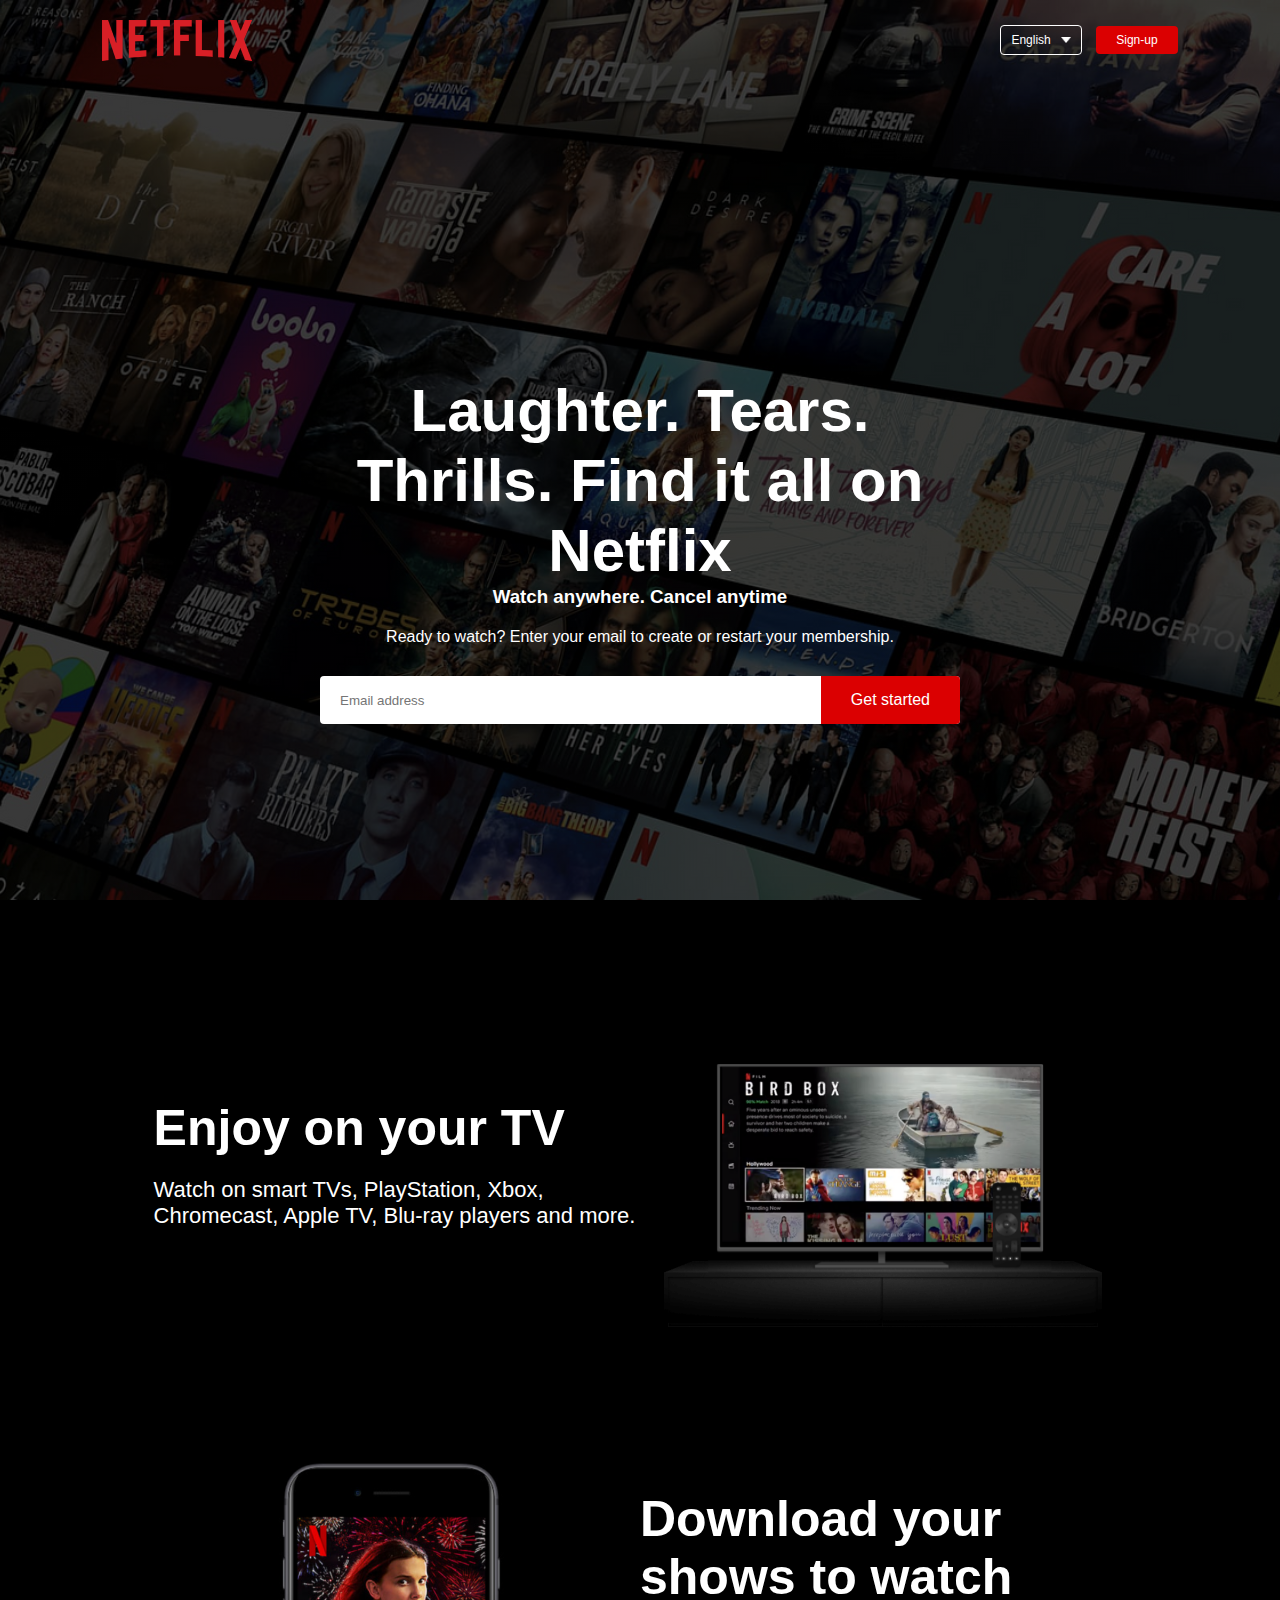
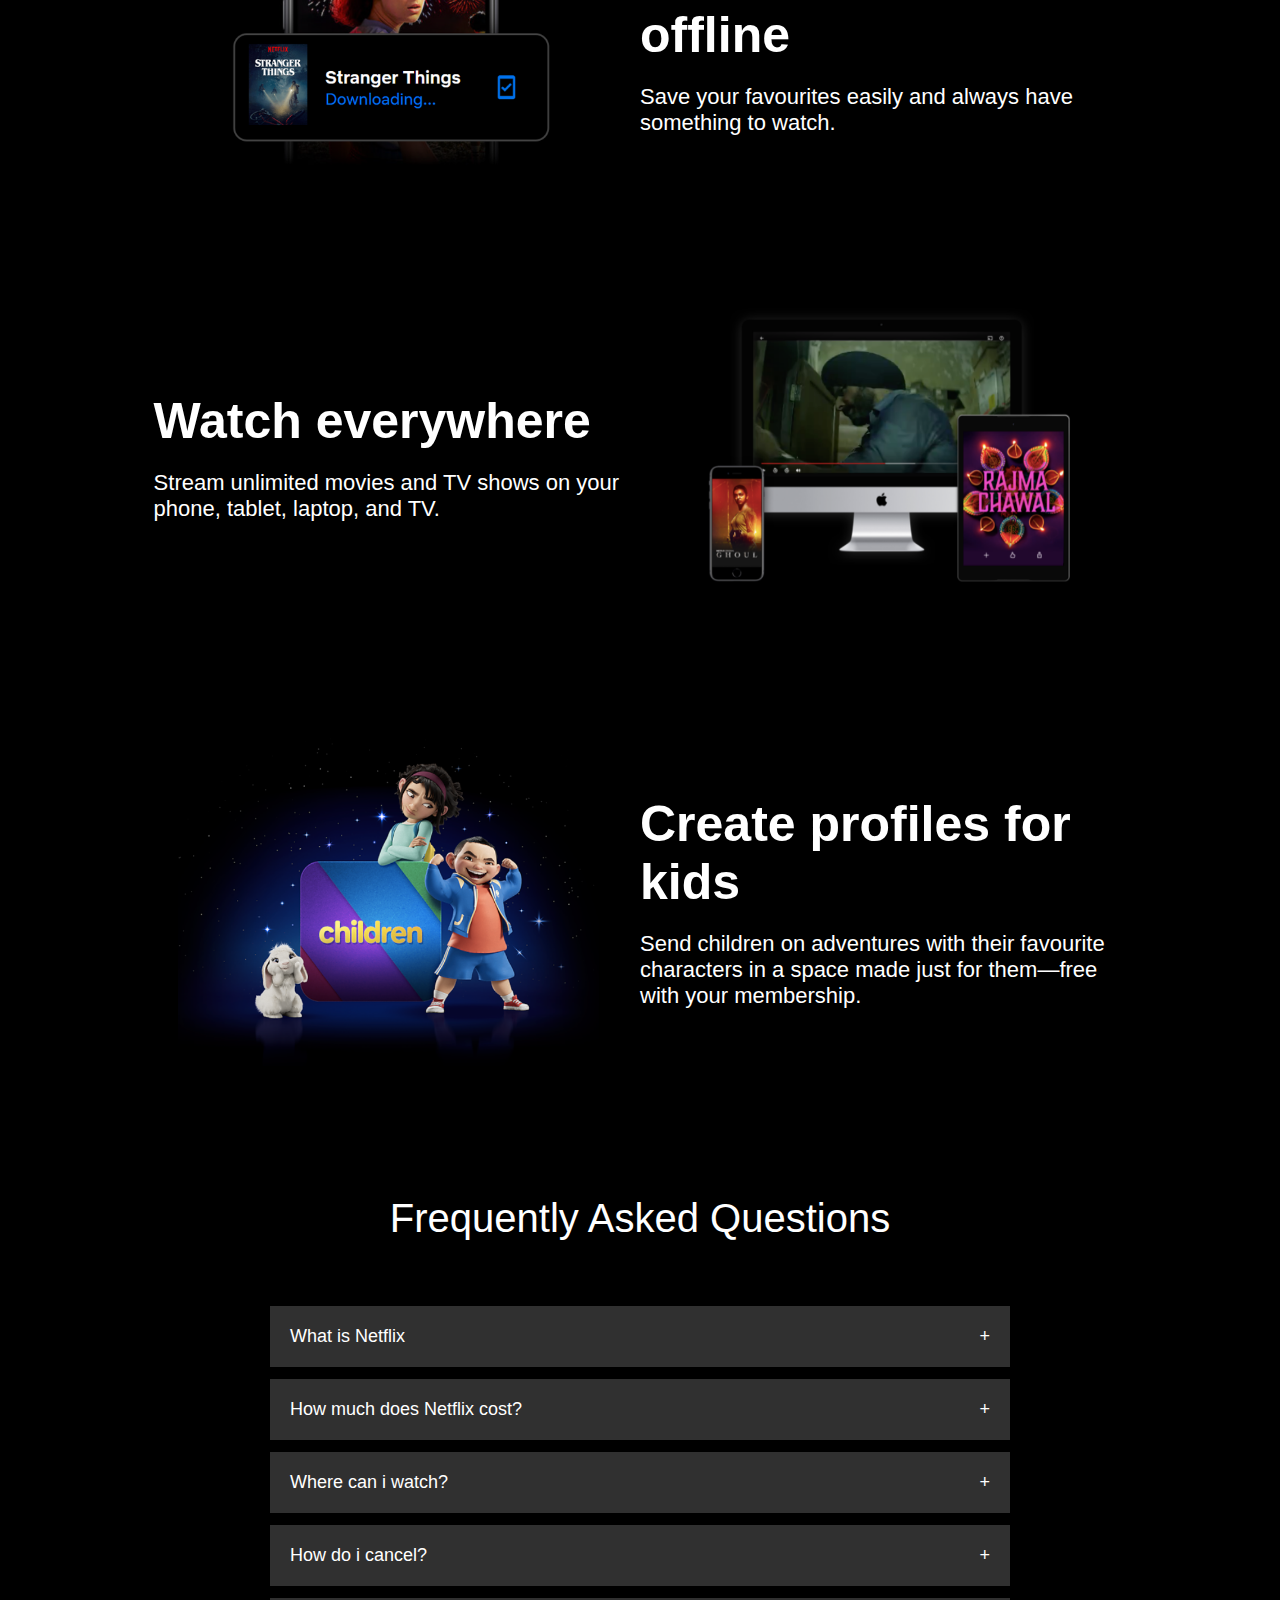
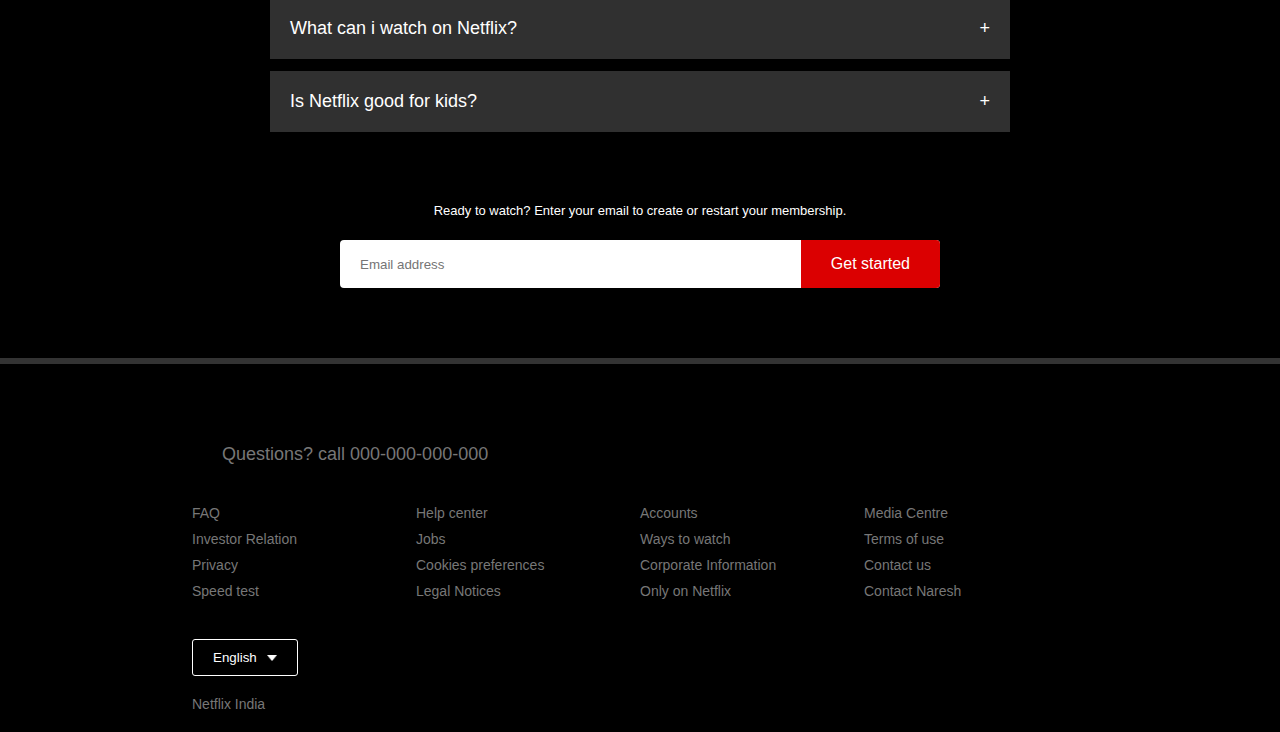
<file: index.html>
<!DOCTYPE html>
<html lang="en">
<head>
    <meta charset="UTF-8">
    <meta name="viewport" content="width=device-width, initial-scale=1.0">
    <title>Netflix</title>
    <link rel="stylesheet" href="style.css">
    
</head>
<body>
    <div class="header">
        <nav>
            <img src="/images/logo.png" class="logo">
            <div>
                <button class="language-btn">English<img src="images/down-icon.png"></button>
                <a href="login.html"><button>Sign-up</button></a>                
            </div>
        </nav>
        <div class="header-content">
          
            <h1>Laughter. Tears. Thrills. Find it all on Netflix</h2>
            <h3>Watch anywhere. Cancel anytime</h3>
            <p>Ready to watch? Enter your email to create or restart your membership.</p>
            <form class="Email-signup">
                <input type="email" placeholder="Email address" required>
                <button type="submit">Get started</button>
            </form>
        </div>
    </div>
    <div class="features">
        <div class="row">
            <div class="text-col">
                <h2>Enjoy on your TV</h2>
                <p>Watch on smart TVs, PlayStation, Xbox, Chromecast, Apple TV, Blu-ray players and more.</p>
            </div>
            <div class="img-col">
                <img src="images/feature-1.png" alt="">
            </div>
        </div>
        <div class="row">
             <div class="img-col">
            <img src="images/feature-2.png" alt="">
        </div>
            <div class="text-col">
                <h2>Download your shows to watch offline</h2>
                <p>Save your favourites easily and always have something to watch.</p>
            </div>
           
        </div>
        <div class="row">
            <div class="text-col">
                <h2>Watch everywhere</h2>
                <p>Stream unlimited movies and TV shows on your phone, tablet, laptop, and TV.</p>
            </div>
            <div class="img-col">
                <img src="images/feature-3.png" alt="">
            </div>
        </div>
        <div class="row">
            <div class="img-col">
                <img src="images/feature-4.png" alt="">
            </div>
            <div class="text-col">
                <h2>Create profiles for kids</h2>
                <p>Send children on adventures with their favourite characters in a space made just for them—free with your membership.</p>
            </div>
           
        </div>
    </div>

<div class="faq">
    <h2>Frequently Asked Questions</h2>
    <ul class="accordion">
        <li>
            <input type="radio" name="accordion" id="first">
            <label for="first">What is Netflix</label>
            <div class="content">
                <p>Netflix is a streaming service that offers a wide variety of award-winning TV shows, movies, anime, documentaries and more - on thousands of internet-connected devices.

                    You can watch as much as you want, whenever you want, without a single ad - all for one low monthly price. There's always something new to discover, and new TV shows and movies are added every week!</p>
            </div>
        </li>
        <li>
            <input type="radio" name="accordion" id="second">
            <label for="second">How much does Netflix cost?</label>
            <div class="content">
                <p>Watch Netflix on your smartphone, tablet, Smart TV, laptop, or streaming device, all for one fixed monthly fee. Plans range from ₹ 149 to ₹ 649 a month. No extra costs, no contracts.</p>
            </div>
        </li>
        <li>
            <input type="radio" name="accordion" id="third">
            <label for="third">Where can i watch?</label>
            <div class="content">
                <p>Watch anywhere, anytime. Sign in with your Netflix account to watch instantly on the web at netflix.com from your personal computer or on any internet-connected device that offers the Netflix app, including smart TVs, smartphones, tablets, streaming media players and game consoles.

                    You can also download your favourite shows with the iOS, Android, or Windows 10 app. Use downloads to watch while you're on the go and without an internet connection. Take Netflix with you anywhere.</p>
            </div>
        </li>
        <li>
            <input type="radio" name="accordion" id="forth">
            <label for="forth">How do i cancel?</label>
            <div class="content">
                <p>Netflix is flexible. There are no annoying contracts and no commitments. You can easily cancel your account online in two clicks. There are no cancellation fees - start or stop your account anytime.</p>
            </div>
        </li>
        <li>
            <input type="radio" name="accordion" id="fifth">
            <label for="fifth">What can i watch on Netflix?</label>
            <div class="content">
                <p>Netflix has an extensive library of feature films, documentaries, TV shows, anime, award-winning Netflix originals, and more. Watch as much as you want, anytime you want..</p>
            </div>
        </li>
        <li>
            <input type="radio" name="accordion" id="six">
            <label for="six">Is Netflix good for kids?</label>
            <div class="content">
                <p>The Netflix Kids experience is included in your membership to give parents control while kids enjoy family-friendly TV shows and films in their own space.

                Kids profiles come with PIN-protected parental controls that let you restrict the maturity rating of content kids can watch and block specific titles you don't want kids to see.</p>
            </div>
        </li>
    </ul>
    <small>Ready to watch? Enter your email to create or restart your membership.
    </small>
    <form class="Email-signup">
        <input type="email" placeholder="Email address" required>
        <button type="submit">Get started</button>
    </form>
</div>

<div class="footer">
    <h2>Questions? call 000-000-000-000</h2>

    <div class="row">
        <div class="col">
            <a href="#">FAQ</a>
            <a href="#">Investor Relation</a>
            <a href="#">Privacy</a>
            <a href="#">Speed test</a>
        </div>
        <div class="col">
            <a href="#">Help center</a>
            <a href="#">Jobs</a>
            <a href="#">Cookies preferences</a>
            <a href="#">Legal Notices</a>
        </div>
        <div class="col">
            <a href="#">Accounts</a>
            <a href="#">Ways to watch</a>
            <a href="#">Corporate Information</a>
            <a href="#">Only on Netflix</a>
        </div>
        <div class="col">
            <a href="#">Media Centre</a>
            <a href="#">Terms of use</a>
            <a href="#">Contact us</a>
            <a href="#">Contact Naresh</a>
        </div>
    </div>
        <button class="language-btn">English<img src="images/down-icon.png"></button>
        <p class="copyright-text">Netflix India</p>
</div>

</body>
</html>
</file>
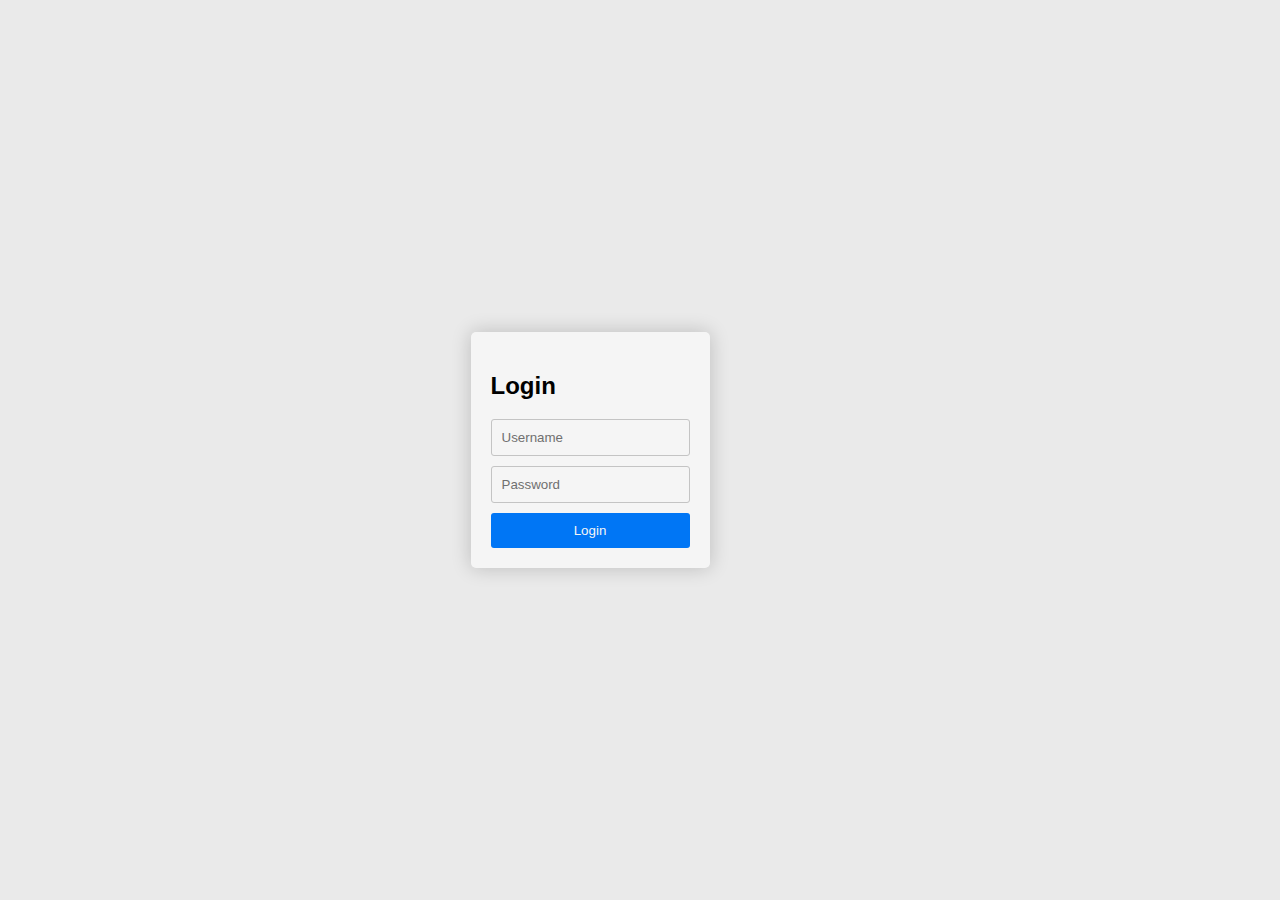
<file: login.html>
<!DOCTYPE html>
<html lang="en">
<head>
    <meta charset="UTF-8">
    <meta name="viewport" content="width=device-width, initial-scale=1.0">
    <title>Login Page</title>
    <link rel="stylesheet" href="login.css">
</head>
<body>
    <div class="container">
        <div class="login-box">
            <h2>Login</h2>
            <form>
                <input type="text" placeholder="Username" required>
                <input type="password" placeholder="Password" required>
                <button type="submit">Login</button>
            </form>
        </div>
        <div class="overlay"></div>
    </div>
</body>
</html>
</file>
<file: style.css>
*{
    margin: 0;
    padding: 0;
    font-family: 'poppins',sans-serif;
    box-sizing: border-box;
}
body{
    background-color: #000;
    color: #fff;
}
   .header{
    width: 100%;
    height: 100vh;
    background-image: linear-gradient(rgba(0,0,0,0.7),rgba(0,0,0,0.7)), url(header-image.png);
  background-size: cover;
        background-position: center;
        padding: 10px 8%;
        position: relative;
        }
        nav{
            display: flex;
            align-items: center;
            justify-content: space-between;
            padding: 10px 0;
        }
        .logo{
            width: 150px;
            cursor: pointer;
        }
        nav button{
            border: 0;
            outline: 0;
            background: #db0001;
            color: #fff;
            padding: 7px 20px;
            font-size: 12px;
            border-radius: 4px; 
            margin-left: 10px;
            cursor: pointer;
        }
        .language-btn{
               display: inline-flex ;
                align-items: center;
                  background: transparent;
                  border: 1px solid #fff;
                   padding: 7px 10px;
        }
        .language-btn img{
            width: 10px;
            margin-left: 10px;
        }
        .header-content{
            position: absolute;
            top: 50%;
            left: 50%;
            transform: translate(-50%,-50% );
            text-align: center;
            margin-top: 100px;
        }
        .header-content h1{
            font-size: 60px;
            line-height: 70px;
            font-weight: 600;
            max-width: 650px;}

            .header-content h3{
                font-weight: 350px;
                margin-bottom: 20px;
            }
            .Email-signup{
                background: #fff;
                border-radius: 4px;
                display: flex;
                align-items: center;
                margin-top: 30px;
                overflow: hidden;
            }
            .Email-signup input{
              flex: 1;
              border: 0;
              outline: 0;
              margin-left: 20px;
            }
            .Email-signup button{
                background: #db0001;
                border: 0;
                outline: 0;
                color: #fff;
                font-size: 16px;
                cursor: pointer;
                padding: 15px 30px;

            }
            .features{
                padding: 50px 12%;
                font-size: 22px;
            }
            .row{
                display: flex;
                width: 100%;
                align-items: center;
                flex-wrap: wrap;
                padding: 50px 0;
            }
            .text-col{
                flex-basis: 50%;
                margin-bottom: 20px;
            }
            .img-col{
                flex-basis: 50%;
                margin-bottom: 20px;
            }
            .img-col img{
                display: block;
                width: 90%;
                margin: auto;
            }
            .features h2{
                font-size: 50px;
                font-weight: 600;
                margin-bottom: 20px;
            }

            .faq{
                padding: 10px 12%;
                text-align: center;
                font-size: 18px;
            }
            .faq h2{
                font-weight: 500;
                font-size: 40px;
            }
            .accordion{
                margin: 60px auto;
                width: 100%;
                max-width: 750px;
            }
            .accordion li{
                list-style: none;
                width: 100%;
                padding: 5px;
            }
            .accordion li label{
                display: flex;
                align-items: center;
                padding: 20px;
                font-size: 18px;
                font-weight: 500;
                background: #303030;
                margin-bottom: 2px;
                cursor: pointer;
                position: relative;
            }
            label::after{
                content: '+';
                font-size: 34;
                position: absolute;
                right: 20px;
                transition: transform 0.5s;
            }
            input[type="radio"
            ]{
                display: none;
            }
            .accordion .content{
                background: #303030;
                text-align: left;
                padding: 0 20px;
                max-height: 0;
                overflow: hidden;
                transition: max-height 0.50s,padding 0.5s;
            }
            .accordion input[type="radio"]:checked + label + .content{
                max-height: 600px;
                padding: 30px 20px;
            }
            .accordion input[type="radio"]:checked + label::after{
                transform: rotate(135deg);
            }
            .faq .Email-signup{
                max-width: 600px;
                margin: 20px auto 60px;
            }
            .faq small{
                font-size: 13px;
            }
        .footer{
            padding: 50px 15% 10px;
            border-top: 6px solid #333;
            color: #777;
        }
        .footer h2{
            font-size: 18px;
            font-weight: 400;
            margin: 30px;
        }
        .footer .col{
            flex-basis: 25%;
            flex-grow: 1;
            margin-bottom: 20px;
        }
        .footer .col a{
            display: block;
            text-decoration: none;
            color: #777;
            font-size: 14px;
            margin-bottom: 10px;
        }
        .footer .row{
            align-items: flex-start;
            padding: 10px 0;
        }
        .footer .language-btn{
            color: #fff;
            padding: 10px 20px;
            border-radius: 3px;
        }
        .copyright-text{
            font-size: 14px;
            margin-top: 20px;
            margin-bottom: 10px;
        }
        
        @media only screen and (max-width: 600px){
            .logo{
                width: 100px;
            }
            nav button{
                padding: 5px 10px;
            }
            .header-content{
                position: unset;
                transform: none;
                padding-top: 150px;
            }
            .header-content h1{
                font-size: 30px;
            }
            .Email-signup button{
                font-size: 12px;
                padding: 10px 15px;
            }
            .text-col, .img-col{
                flex-basis: 100%;
            }
            .features h2{
                font-size: 30px;
                }
                 .features p{ 
                    font-size: 15px;
                }
                .row:nth-child(2), .row:nth-child(4) { 
                    flex-direction: column-reverse;
                }
                .features .row{
                padding: 10px 0;
                }
                .faq h2{
                    font-size: 20px;
                    }
                    .accordion .content {
                    font-size: 14px;
                    }
                    .accordion li label{
                         padding: 10px; font-size: 14px;
                    }
                  label::after{
                    font-size: 22px;
                  }
            }
</file>
<file: login.css>
body {
    margin: 0;
    padding: 0;
    font-family: Arial, sans-serif;
    background-color: #f4f4f4;
}

.container {
    position: relative;
    display: flex;
    justify-content: center;
    align-items: center;
    height: 100vh;
    overflow: hidden;
}

.login-box {
    background-color: #fff;
    border-radius: 5px;
    padding: 20px;
    box-shadow: 0px 0px 10px rgba(0, 0, 0, 0.1);
    transition: transform 0.5s, box-shadow 0.5s;
}

form {
    display: flex;
    flex-direction: column;
}

input {
    margin-bottom: 10px;
    padding: 10px;
    border: 1px solid #ccc;
    border-radius: 3px;
    transition: border-color 0.3s;
}

input:focus {
    border-color: #007bff;
}

button {
    background-color: #007bff;
    color: #fff;
    border: none;
    padding: 10px;
    border-radius: 3px;
    cursor: pointer;
    transition: background-color 0.3s;
}

button:hover {
    background-color: #0056b3;
}

 .overlay { 
    position: absolute;
    top: 0;
    left: 0;
    width: 0;
    height: 100%;
    background-color: rgba(0, 0, 0, 0.04);
    transition: width 0.5s;
    pointer-events: none;
} 

.container:hover .login-box {
    transform: translateX(-50px);
    box-shadow: 0px 0px 20px rgba(0, 0, 0, 0.2);
}

.container:hover .overlay {
    width: 100%;
}
</file>
